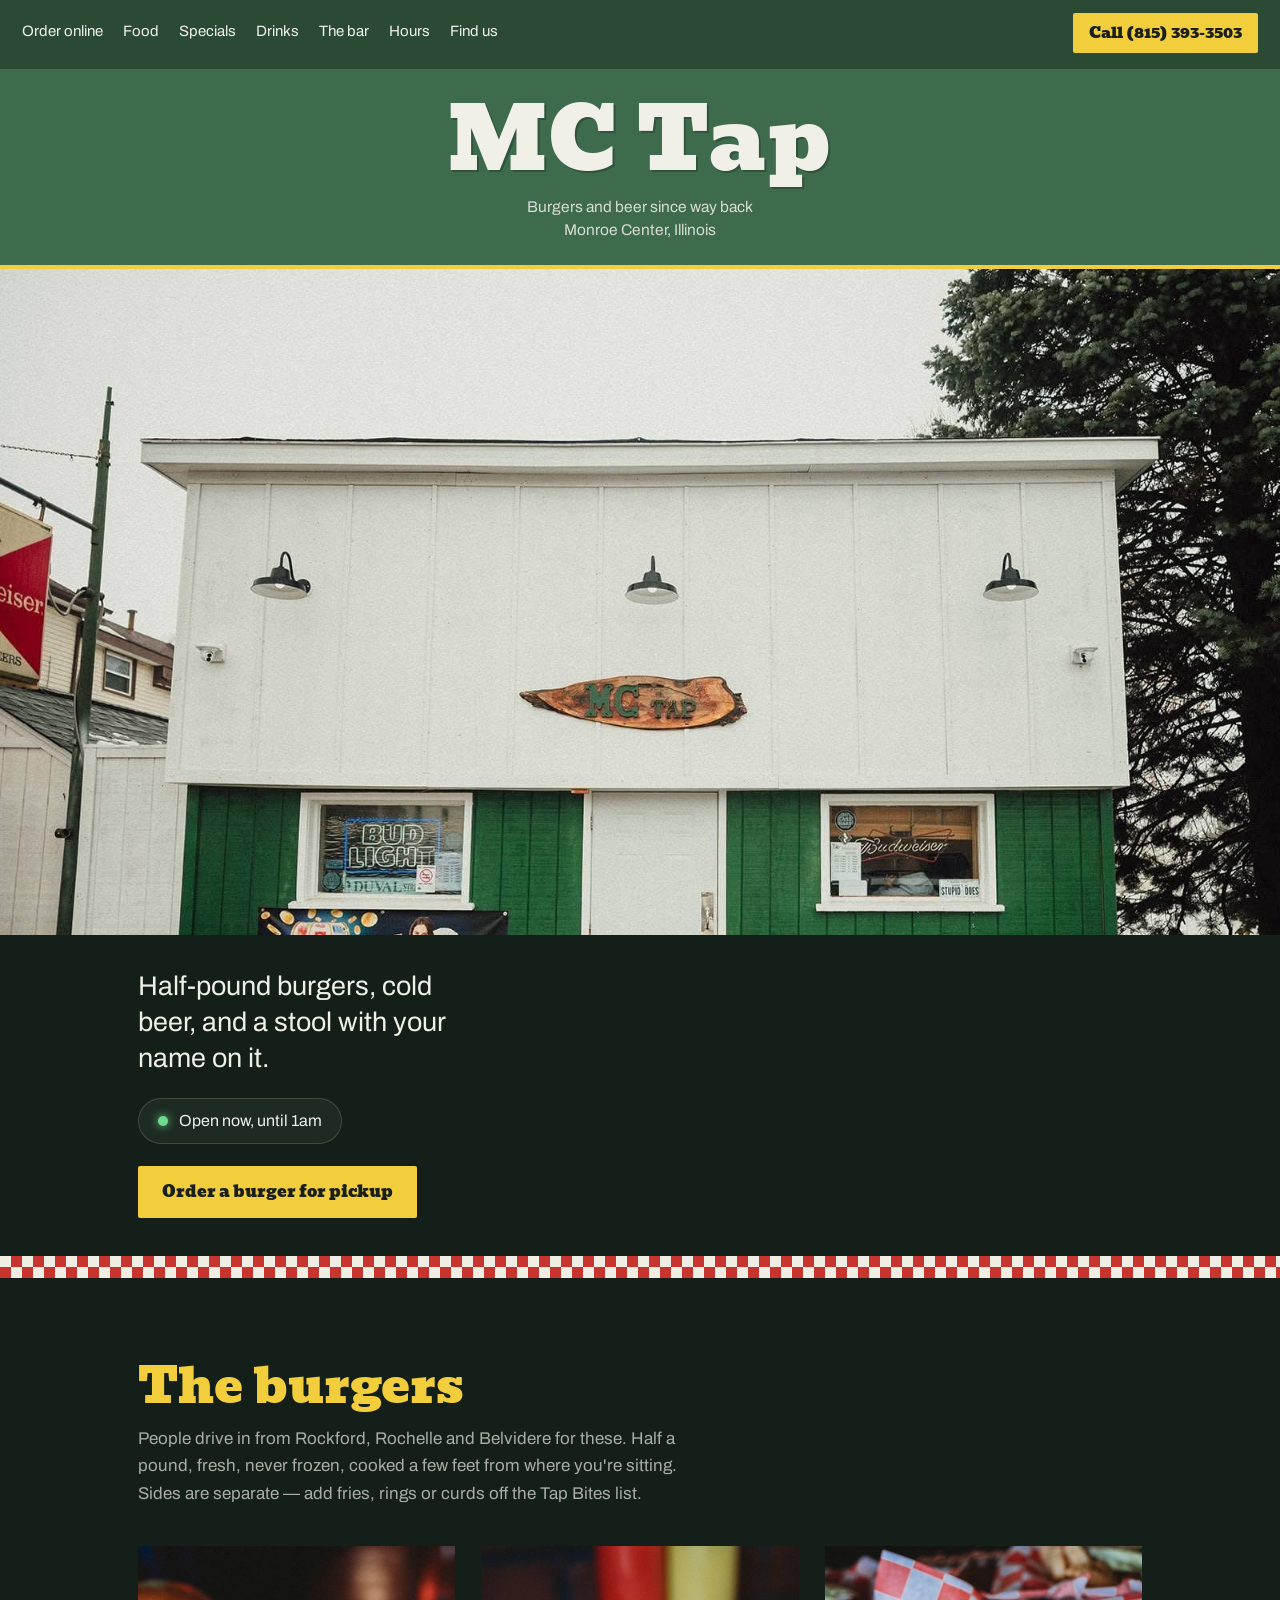
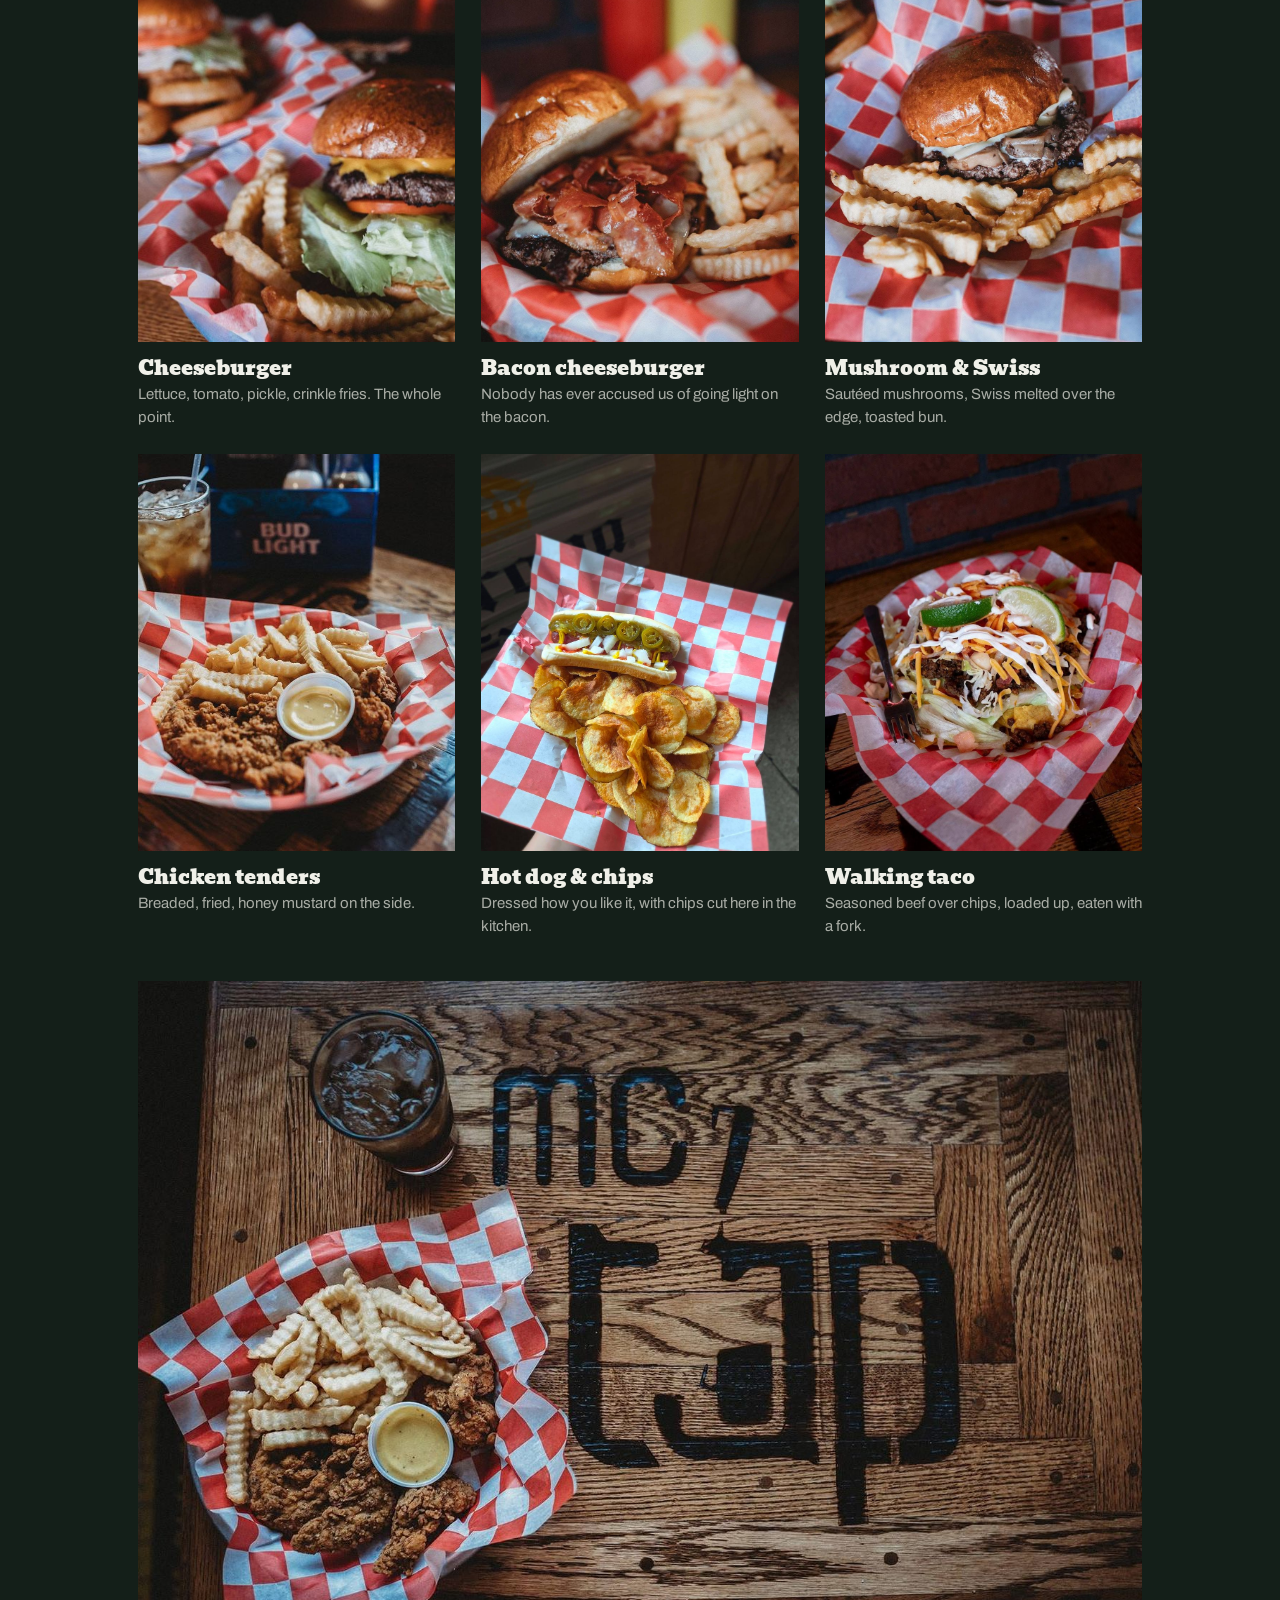
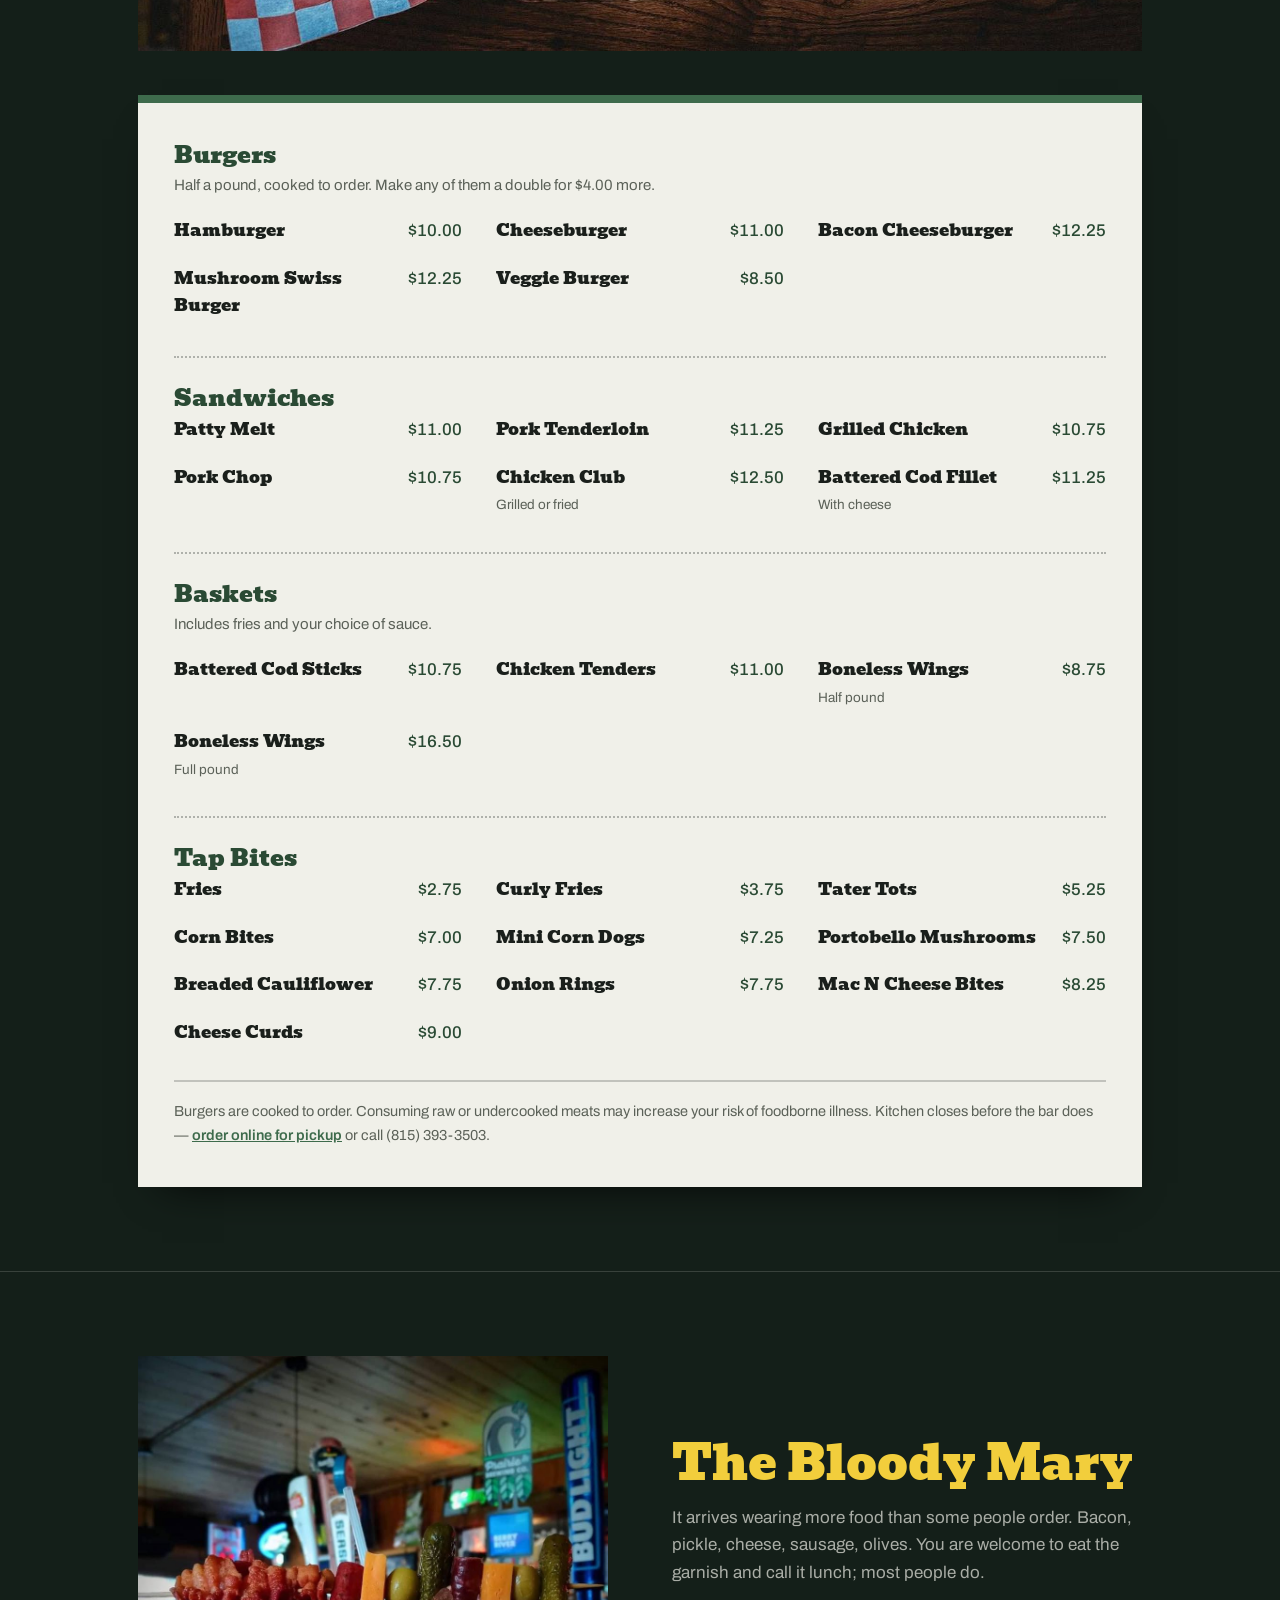
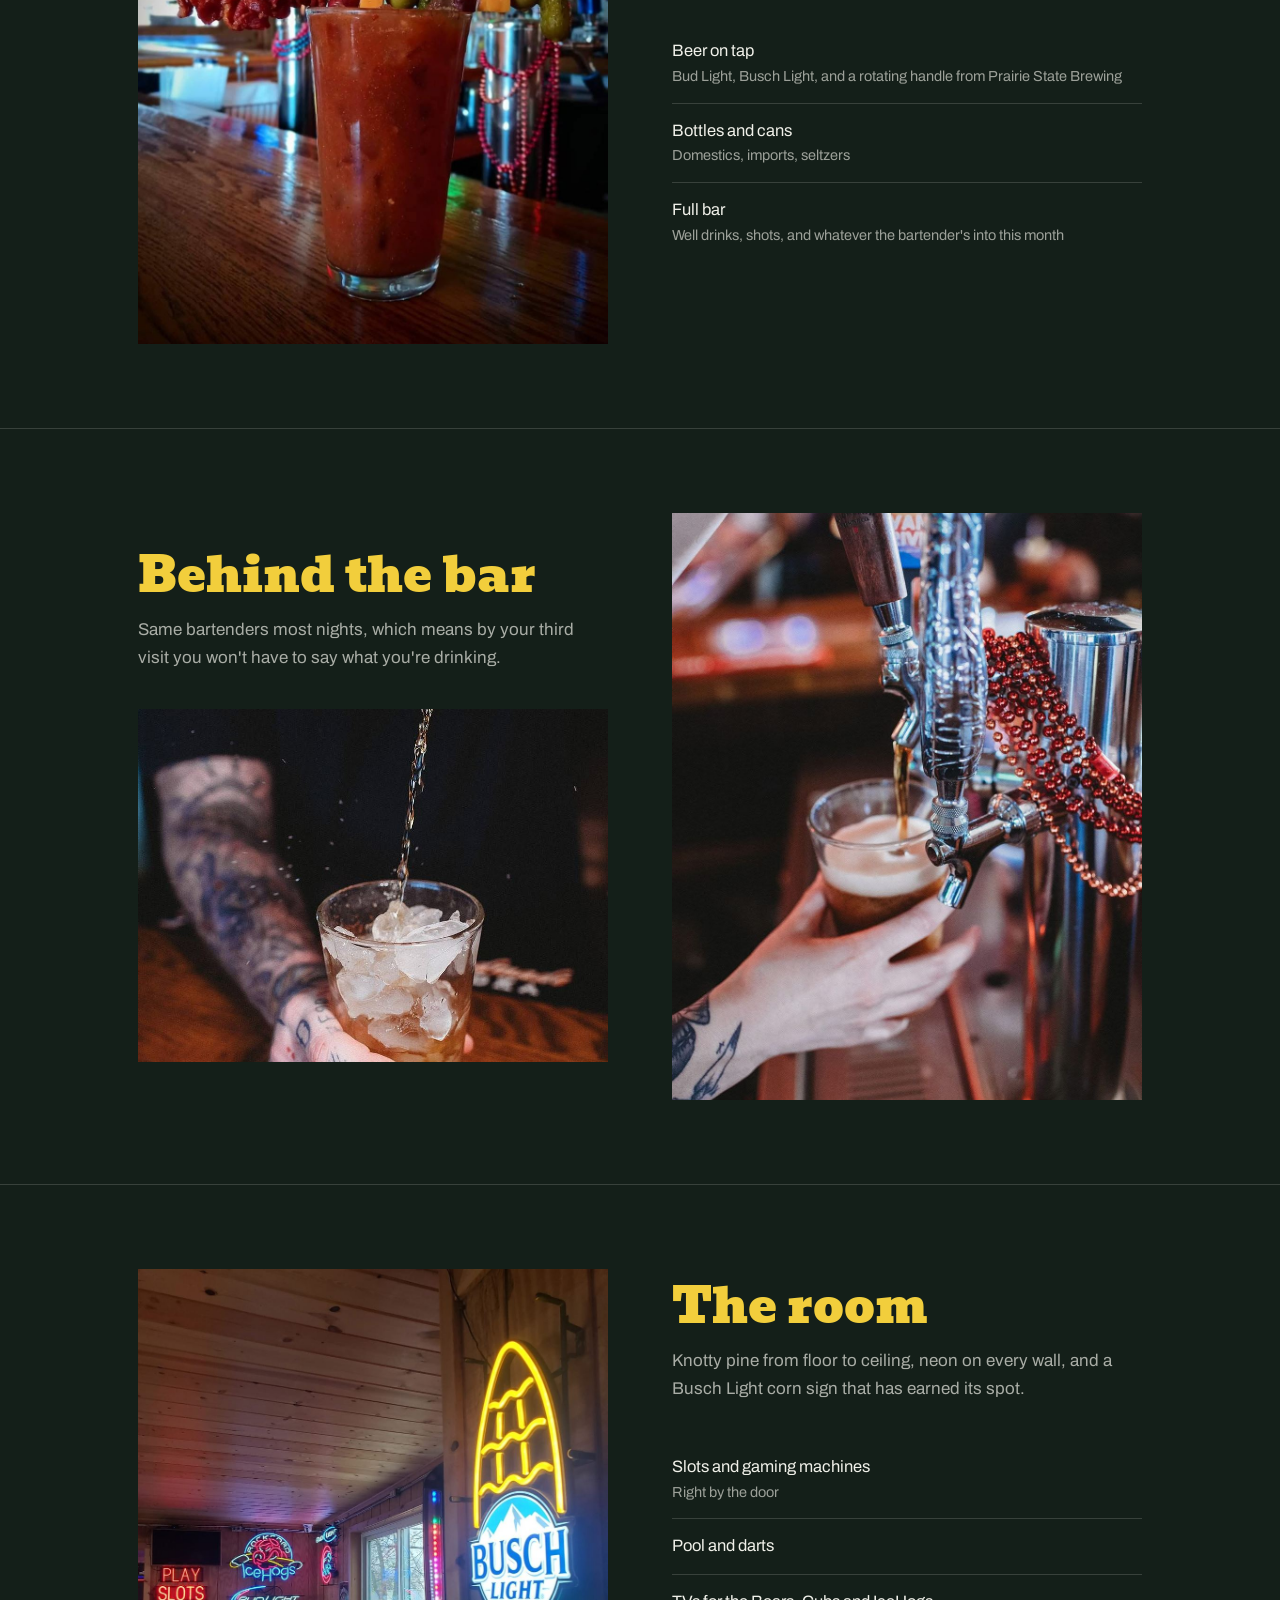
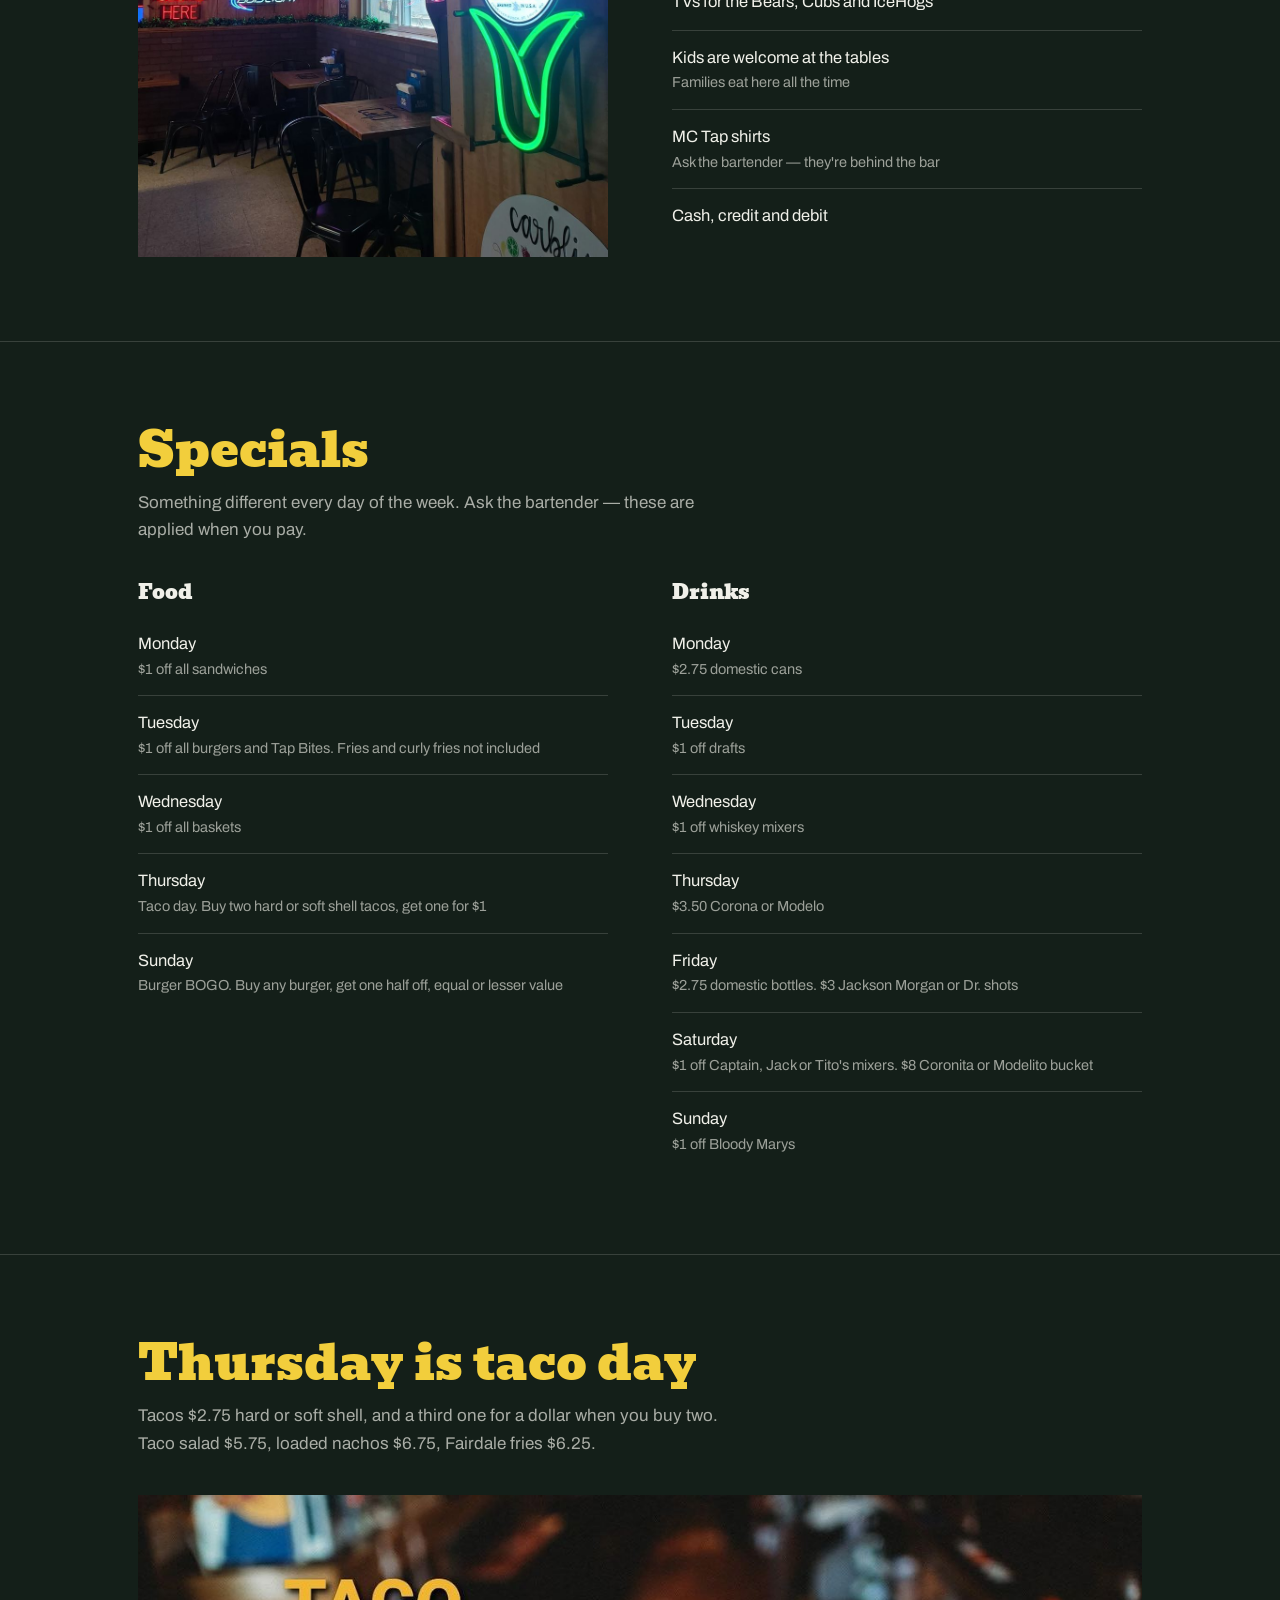
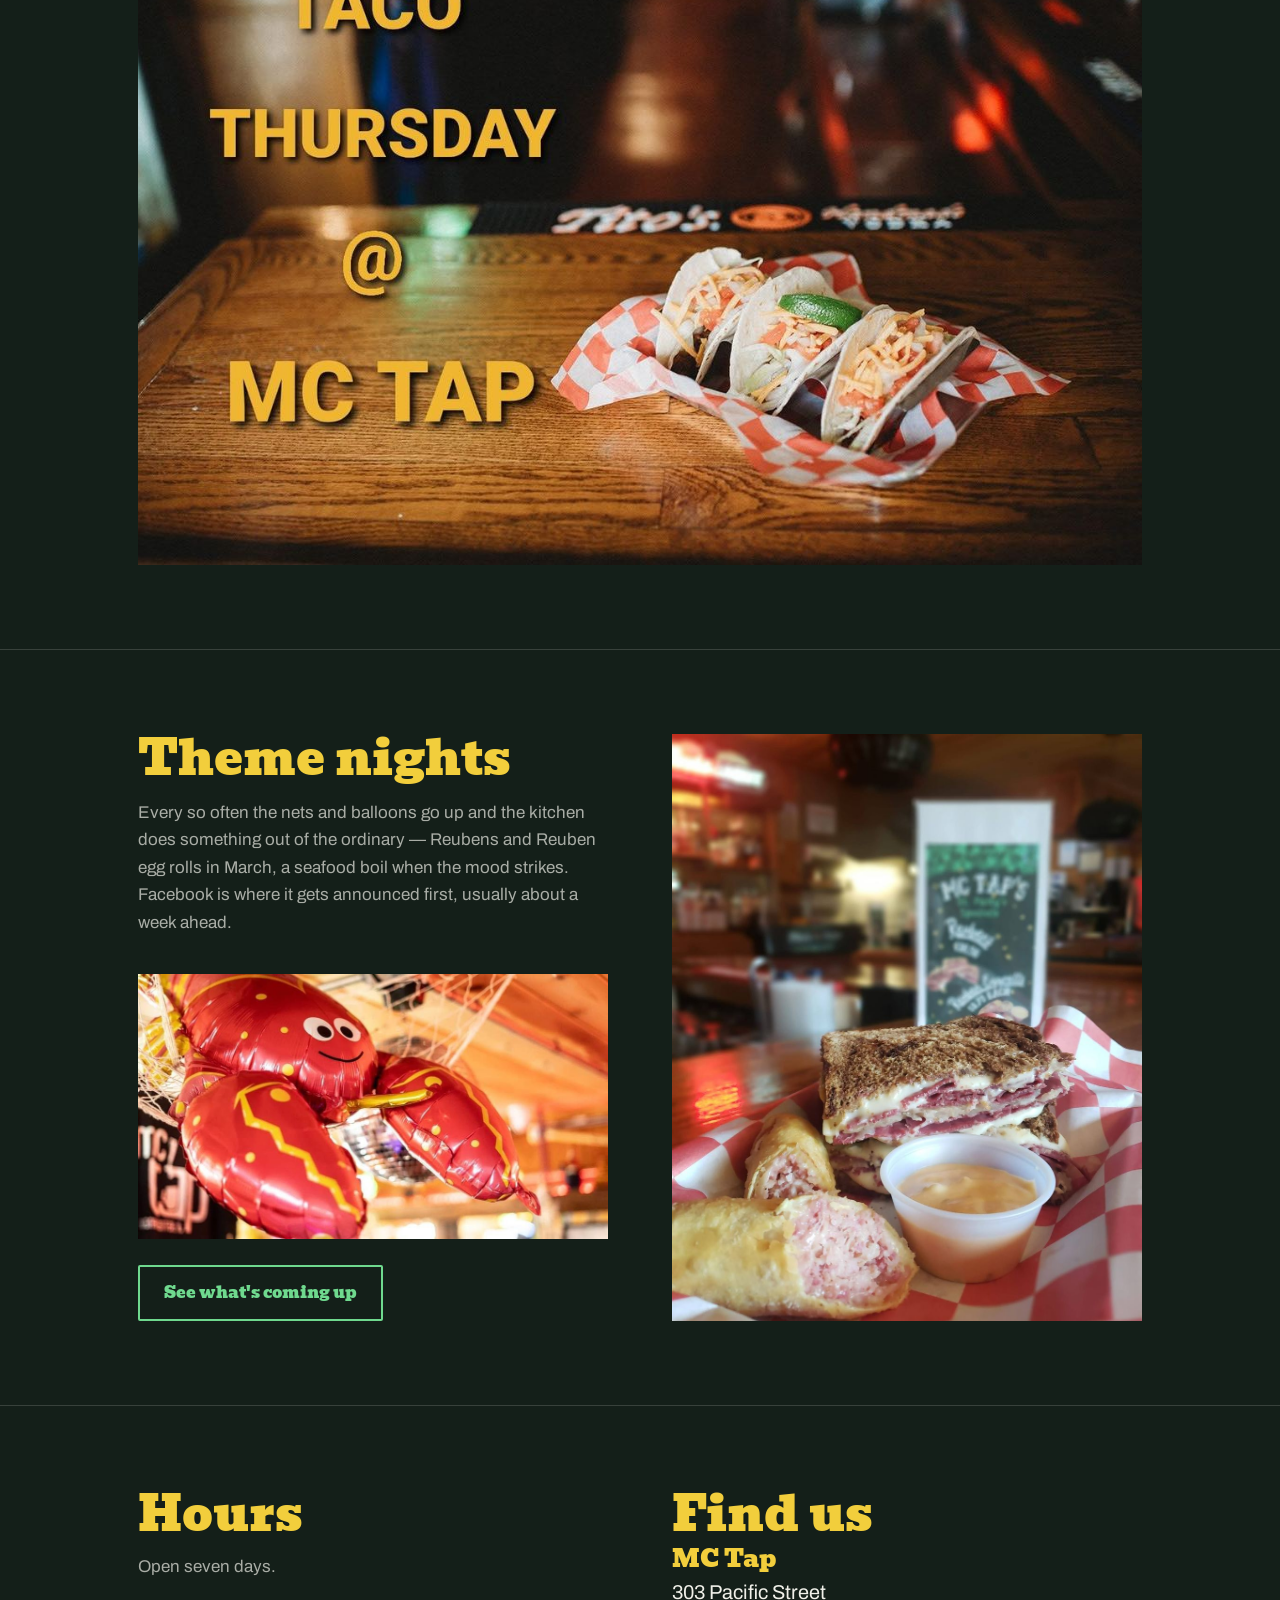
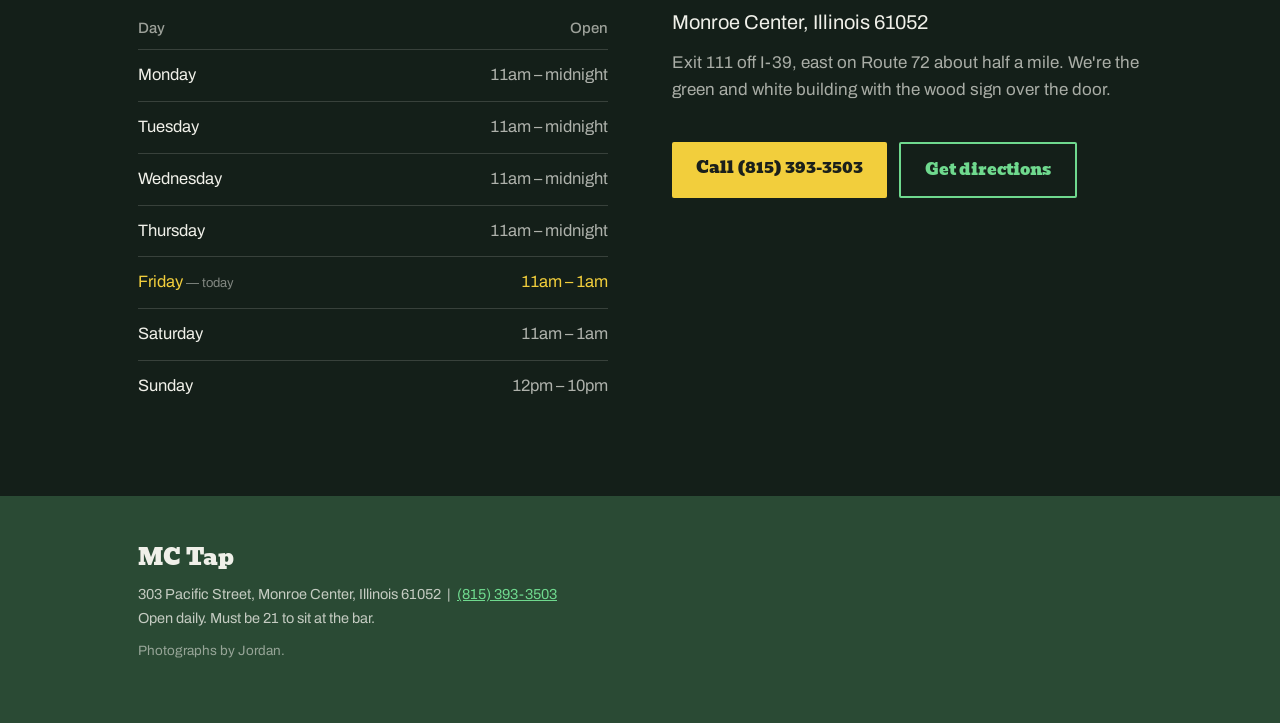
<file: index.html>
<!DOCTYPE html>
<html lang="en">
<head>
  <meta charset="utf-8">
  <meta name="viewport" content="width=device-width, initial-scale=1">
  <title>MC Tap — Burgers &amp; Beer in Monroe Center, Illinois</title>
  <meta name="description" content="MC Tap is a small-town tavern in Monroe Center, Illinois. Half-pound burgers, cold beer, loaded Bloody Marys, slots and pool. 303 Pacific St, just off I-39.">

  <!-- Replace https://mctapbar.com with the real domain once it's live. -->
  <meta property="og:type" content="business.business">
  <meta property="og:title" content="MC Tap — Monroe Center, Illinois">
  <meta property="og:description" content="Half-pound burgers, cold beer, and a stool with your name on it.">
  <meta property="og:image" content="https://mctapbar.com/images/bacon-burger.jpg">
  <meta property="og:url" content="https://mctapbar.com/">
  <meta name="twitter:card" content="summary_large_image">
  <meta name="theme-color" content="#2A4A34">
  <link rel="icon" href="images/favicon.svg" type="image/svg+xml">
  <link rel="canonical" href="https://mctapbar.com/">

  <link rel="preconnect" href="https://fonts.googleapis.com">
  <link rel="preconnect" href="https://fonts.gstatic.com" crossorigin>
  <link href="https://fonts.googleapis.com/css2?family=Bevan&family=Archivo:wght@400;500;600&display=swap" rel="stylesheet">
  <link rel="stylesheet" href="assets/css/styles.css">

  <script type="application/ld+json">
  {
    "@context": "https://schema.org",
    "@type": "BarOrPub",
    "name": "MC Tap",
    "description": "Small-town tavern in Monroe Center, Illinois, known for half-pound burgers, cold beer and loaded Bloody Marys.",
    "url": "https://mctapbar.com/",
    "telephone": "+1-815-393-3503",
    "priceRange": "$",
    "sameAs": ["https://www.facebook.com/mc.tap.5"],
    "servesCuisine": ["Burgers", "American", "Bar food"],
    "image": "https://mctapbar.com/images/frontage.jpg",
    "address": {
      "@type": "PostalAddress",
      "streetAddress": "303 Pacific Street",
      "addressLocality": "Monroe Center",
      "addressRegion": "IL",
      "postalCode": "61052",
      "addressCountry": "US"
    },
    "openingHoursSpecification": [
      { "@type": "OpeningHoursSpecification", "dayOfWeek": ["Monday","Tuesday","Wednesday","Thursday"], "opens": "11:00", "closes": "23:59" },
      { "@type": "OpeningHoursSpecification", "dayOfWeek": ["Friday","Saturday"], "opens": "11:00", "closes": "01:00" },
      { "@type": "OpeningHoursSpecification", "dayOfWeek": "Sunday", "opens": "12:00", "closes": "22:00" }
    ],
    "amenityFeature": [
      { "@type": "LocationFeatureSpecification", "name": "Takeaway", "value": true },
      { "@type": "LocationFeatureSpecification", "name": "Wheelchair accessible", "value": true },
      { "@type": "LocationFeatureSpecification", "name": "Free parking", "value": true }
    ]
  }
  </script>
</head>
<body>
  <a class="skip" href="#main">Skip to content</a>

  <header class="masthead">
    <nav aria-label="Main">
      <a href="order.html">Order online</a>
      <a href="#food">Food</a>
      <a href="#specials">Specials</a>
      <a href="#drinks">Drinks</a>
      <a href="#bar">The bar</a>
      <a href="#hours">Hours</a>
      <a href="#find">Find us</a>
    </nav>
    <a class="callnow" href="tel:+18153933503">Call (815)&nbsp;393-3503</a>
  </header>

  <!-- Notice banner: shows when "Notice banner" on the sheet's Words tab has text. -->
  <div class="sheet-notice" data-sheet="notice" role="status" hidden></div>

  <div class="nameplate">
    <h1>MC Tap</h1>
    <p>Burgers and beer since way back<br>Monroe Center, Illinois</p>
  </div>

  <figure class="frontage">
    <img src="images/frontage.jpg" width="1600" height="1064"
         alt="The MC Tap building on Pacific Street: white board-and-batten above, green below, with a carved wood sign over the door">
  </figure>

  <div class="welcome">
    <div class="wrap">
      <p class="tag" data-text="Tagline">Half-pound burgers, cold beer, and a stool with your name on it.</p>
      <div class="status">
        <span class="dot" id="dot" aria-hidden="true"></span>
        <span id="statusText">Checking today's hours…</span>
      </div>
      <div class="btnrow">
        <a class="btn solid" href="order.html">Order a burger for pickup</a>
      </div>
    </div>
  </div>

  <div class="checkband" aria-hidden="true"></div>

  <main id="main">

    <section id="food">
      <div class="wrap">
        <h2 class="sec-head">The burgers</h2>
        <p class="sec-note" data-text="Burgers intro">People drive in from Rockford, Rochelle and Belvidere for these. Half a pound, fresh, never frozen, cooked a few feet from where you're sitting. Sides are separate — add fries, rings or curds off the Tap Bites list.</p>

        <div class="plates">
          <div class="plate">
            <figure><img src="images/classic-burger.jpg" width="1200" height="799" loading="lazy" alt="Cheeseburger with lettuce, tomato and pickle in a checkered basket with crinkle fries"></figure>
            <h3>Cheeseburger</h3>
            <p>Lettuce, tomato, pickle, crinkle fries. The whole point.</p>
          </div>
          <div class="plate">
            <figure><img src="images/bacon-burger.jpg" width="900" height="1352" loading="lazy" alt="Bacon cheeseburger piled with bacon in a checkered basket with crinkle fries"></figure>
            <h3>Bacon cheeseburger</h3>
            <p>Nobody has ever accused us of going light on the bacon.</p>
          </div>
          <div class="plate">
            <figure><img src="images/mushroom-swiss.jpg" width="900" height="1352" loading="lazy" alt="Mushroom and Swiss burger on a brioche bun with crinkle fries"></figure>
            <h3>Mushroom &amp; Swiss</h3>
            <p>Sautéed mushrooms, Swiss melted over the edge, toasted bun.</p>
          </div>
          <div class="plate">
            <figure><img src="images/chicken-tenders.jpg" width="1000" height="666" loading="lazy" alt="Basket of breaded chicken tenders with crinkle fries and honey mustard"></figure>
            <h3>Chicken tenders</h3>
            <p>Breaded, fried, honey mustard on the side.</p>
          </div>
          <div class="plate">
            <figure><img src="images/hot-dog.jpg" width="1000" height="1333" loading="lazy" alt="Hot dog with jalapeños, relish, onion and mustard, with house-made potato chips"></figure>
            <h3>Hot dog &amp; chips</h3>
            <p>Dressed how you like it, with chips cut here in the kitchen.</p>
          </div>
          <div class="plate">
            <figure><img src="images/walking-taco.jpg" width="900" height="1352" loading="lazy" alt="Walking taco loaded with seasoned beef, lettuce, cheese, sour cream and lime"></figure>
            <h3>Walking taco</h3>
            <p>Seasoned beef over chips, loaded up, eaten with a fork.</p>
          </div>
        </div>

        <figure class="banner wide" style="margin-top:44px">
          <img src="images/logo-table.jpg" width="1400" height="933" loading="lazy"
               alt="A basket of chicken tenders and crinkle fries on a table with the MC Tap logo burned into the wood">
        </figure>

        <!-- The .group blocks below are the backup menu. When the Google Sheet
             loads, assets/js/sheet.js replaces them with the Menu tab. -->
        <div class="board" data-sheet="menu">
          <div class="group">
            <h3>Burgers</h3>
            <p>Half a pound, cooked to order. Make any of them a double for $4.00 more.</p>
            <ul class="items priced">
              <li><strong>Hamburger</strong><b>$10.00</b></li>
              <li><strong>Cheeseburger</strong><b>$11.00</b></li>
              <li><strong>Bacon Cheeseburger</strong><b>$12.25</b></li>
              <li><strong>Mushroom Swiss Burger</strong><b>$12.25</b></li>
              <li><strong>Veggie Burger</strong><b>$8.50</b></li>
            </ul>
          </div>
          <div class="group">
            <h3>Sandwiches</h3>
            <ul class="items priced">
              <li><strong>Patty Melt</strong><b>$11.00</b></li>
              <li><strong>Pork Tenderloin</strong><b>$11.25</b></li>
              <li><strong>Grilled Chicken</strong><b>$10.75</b></li>
              <li><strong>Pork Chop</strong><b>$10.75</b></li>
              <li><strong>Chicken Club</strong><span>Grilled or fried</span><b>$12.50</b></li>
              <li><strong>Battered Cod Fillet</strong><span>With cheese</span><b>$11.25</b></li>
            </ul>
          </div>
          <div class="group">
            <h3>Baskets</h3>
            <p>Includes fries and your choice of sauce.</p>
            <ul class="items priced">
              <li><strong>Battered Cod Sticks</strong><b>$10.75</b></li>
              <li><strong>Chicken Tenders</strong><b>$11.00</b></li>
              <li><strong>Boneless Wings</strong><span>Half pound</span><b>$8.75</b></li>
              <li><strong>Boneless Wings</strong><span>Full pound</span><b>$16.50</b></li>
            </ul>
          </div>
          <div class="group">
            <h3>Tap Bites</h3>
            <ul class="items priced">
              <li><strong>Fries</strong><b>$2.75</b></li>
              <li><strong>Curly Fries</strong><b>$3.75</b></li>
              <li><strong>Tater Tots</strong><b>$5.25</b></li>
              <li><strong>Corn Bites</strong><b>$7.00</b></li>
              <li><strong>Mini Corn Dogs</strong><b>$7.25</b></li>
              <li><strong>Portobello Mushrooms</strong><b>$7.50</b></li>
              <li><strong>Breaded Cauliflower</strong><b>$7.75</b></li>
              <li><strong>Onion Rings</strong><b>$7.75</b></li>
              <li><strong>Mac N Cheese Bites</strong><b>$8.25</b></li>
              <li><strong>Cheese Curds</strong><b>$9.00</b></li>
            </ul>
          </div>
          <footer>Burgers are cooked to order. Consuming raw or undercooked meats may increase your risk of foodborne illness. Kitchen closes before the bar does — <a href="order.html">order online for pickup</a> or call (815) 393-3503.</footer>
        </div>
      </div>
    </section>

    <section id="drinks">
      <div class="wrap split">
        <div class="art"><img src="images/bloody-mary.jpg" width="1000" height="1328" loading="lazy" alt="A Bloody Mary on the bar with a skewer of bacon, pickles, cheese, sausage and olives across the top"></div>
        <div>
          <h2 class="sec-head">The Bloody Mary</h2>
          <p class="sec-note" data-text="Bloody Mary">It arrives wearing more food than some people order. Bacon, pickle, cheese, sausage, olives. You are welcome to eat the garnish and call it lunch; most people do.</p>
          <ul class="stack">
            <li>Beer on tap <em data-text="Beer on tap">Bud Light, Busch Light, and a rotating handle from Prairie State Brewing</em></li>
            <li>Bottles and cans <em data-text="Bottles and cans">Domestics, imports, seltzers</em></li>
            <li>Full bar <em data-text="Full bar">Well drinks, shots, and whatever the bartender's into this month</em></li>
          </ul>
        </div>
      </div>
    </section>

    <section>
      <div class="wrap split flip">
        <div class="art"><img src="images/tap-pour.jpg" width="1000" height="1502" loading="lazy" alt="A beer being poured from the tap into a glass"></div>
        <div>
          <h2 class="sec-head">Behind the bar</h2>
          <p class="sec-note" data-text="Behind the bar">Same bartenders most nights, which means by your third visit you won't have to say what you're drinking.</p>
          <div class="art wide"><img src="images/cocktail.jpg" width="900" height="1352" loading="lazy" alt="A cocktail being poured over crushed ice on the bar top"></div>
        </div>
      </div>
    </section>

    <section id="bar">
      <div class="wrap split">
        <div class="art"><img src="images/interior.jpg" width="1000" height="1333" loading="lazy" alt="Inside MC Tap: pine walls and ceiling, neon beer signs, gaming machines and tables"></div>
        <div>
          <h2 class="sec-head">The room</h2>
          <p class="sec-note" data-text="The room">Knotty pine from floor to ceiling, neon on every wall, and a Busch Light corn sign that has earned its spot.</p>
          <ul class="stack">
            <li>Slots and gaming machines <em>Right by the door</em></li>
            <li>Pool and darts</li>
            <li>TVs for the Bears, Cubs and IceHogs</li>
            <li>Kids are welcome at the tables <em>Families eat here all the time</em></li>
            <li>MC Tap shirts <em>Ask the bartender — they're behind the bar</em></li>
            <li>Cash, credit and debit</li>
          </ul>
        </div>
      </div>
    </section>

    <section id="specials">
      <div class="wrap">
        <h2 class="sec-head">Specials</h2>
        <p class="sec-note" data-text="Specials intro">Something different every day of the week. Ask the bartender — these are applied when you pay.</p>
        <div class="cols">
          <div>
            <h3 class="sub-head">Food</h3>
            <ul class="stack" data-sheet="specials-food">
              <li>Monday <em>$1 off all sandwiches</em></li>
              <li>Tuesday <em>$1 off all burgers and Tap Bites. Fries and curly fries not included</em></li>
              <li>Wednesday <em>$1 off all baskets</em></li>
              <li>Thursday <em>Taco day. Buy two hard or soft shell tacos, get one for $1</em></li>
              <li>Sunday <em>Burger BOGO. Buy any burger, get one half off, equal or lesser value</em></li>
            </ul>
          </div>
          <div>
            <h3 class="sub-head">Drinks</h3>
            <ul class="stack" data-sheet="specials-drinks">
              <li>Monday <em>$2.75 domestic cans</em></li>
              <li>Tuesday <em>$1 off drafts</em></li>
              <li>Wednesday <em>$1 off whiskey mixers</em></li>
              <li>Thursday <em>$3.50 Corona or Modelo</em></li>
              <li>Friday <em>$2.75 domestic bottles. $3 Jackson Morgan or Dr. shots</em></li>
              <li>Saturday <em>$1 off Captain, Jack or Tito's mixers. $8 Coronita or Modelito bucket</em></li>
              <li>Sunday <em>$1 off Bloody Marys</em></li>
            </ul>
          </div>
        </div>
      </div>
    </section>

    <section id="thursday">
      <div class="wrap">
        <h2 class="sec-head">Thursday is taco day</h2>
        <p class="sec-note" data-text="Taco Thursday">Tacos $2.75 hard or soft shell, and a third one for a dollar when you buy two. Taco salad $5.75, loaded nachos $6.75, Fairdale fries $6.25.</p>
        <figure class="banner">
          <img src="images/taco-thursday.jpg" width="1200" height="798" loading="lazy" alt="Taco Thursday at MC Tap — three street tacos with cheese, lettuce, tomato and lime in a checkered basket">
        </figure>
      </div>
    </section>

    <section id="events">
      <div class="wrap split flip">
        <div class="art"><img src="images/reuben.jpg" width="1000" height="1333" loading="lazy" alt="A Reuben on marble rye with Reuben egg rolls and dipping sauce, in front of a St. Patrick's Day specials board"></div>
        <div>
          <h2 class="sec-head">Theme nights</h2>
          <p class="sec-note" data-text="Theme nights">Every so often the nets and balloons go up and the kitchen does something out of the ordinary — Reubens and Reuben egg rolls in March, a seafood boil when the mood strikes. Facebook is where it gets announced first, usually about a week ahead.</p>
          <figure class="banner small"><img src="images/theme-night.jpg" width="1000" height="667" loading="lazy" alt="A lobster balloon and fishing net hung from the ceiling for a seafood night"></figure>
          <div class="btnrow">
            <a class="btn ghost" href="https://www.facebook.com/mc.tap.5">See what's coming up</a>
          </div>
        </div>
      </div>
    </section>

    <section id="hours">
      <div class="wrap cols">
        <div>
          <h2 class="sec-head">Hours</h2>
          <p class="sec-note" data-text="Hours note">Open seven days.</p>
          <table class="hours">
            <caption class="sr-only">Opening hours by day</caption>
            <thead><tr><th scope="col">Day</th><th scope="col" class="right">Open</th></tr></thead>
            <tbody id="hoursBody"></tbody>
          </table>
        </div>
        <div id="find">
          <h2 class="sec-head">Find us</h2>
          <p class="addr"><strong>MC Tap</strong>303 Pacific Street<br>Monroe Center, Illinois 61052</p>
          <p class="sec-note" data-text="Directions">Exit 111 off I-39, east on Route 72 about half a mile. We're the green and white building with the wood sign over the door.</p>
          <div class="btnrow">
            <a class="btn solid" href="tel:+18153933503">Call (815) 393-3503</a>
            <a class="btn ghost" href="https://maps.google.com/?q=303+Pacific+St,+Monroe+Center,+IL+61052">Get directions</a>
          </div>
        </div>
      </div>
    </section>

  </main>

  <footer class="site">
    <div class="wrap">
      <span class="fbrand">MC Tap</span>
      303 Pacific Street, Monroe Center, Illinois 61052 &nbsp;|&nbsp; <a href="tel:+18153933503">(815) 393-3503</a><br>
      Open daily. Must be 21 to sit at the bar.<br>
      <!-- TODO: add Jordan's surname once confirmed -->
      <span class="credit">Photographs by Jordan.</span>
    </div>
  </footer>

  <script src="assets/js/hours.js" defer></script>
  <script src="assets/js/sheet.js" defer></script>
</body>
</html>
</file>
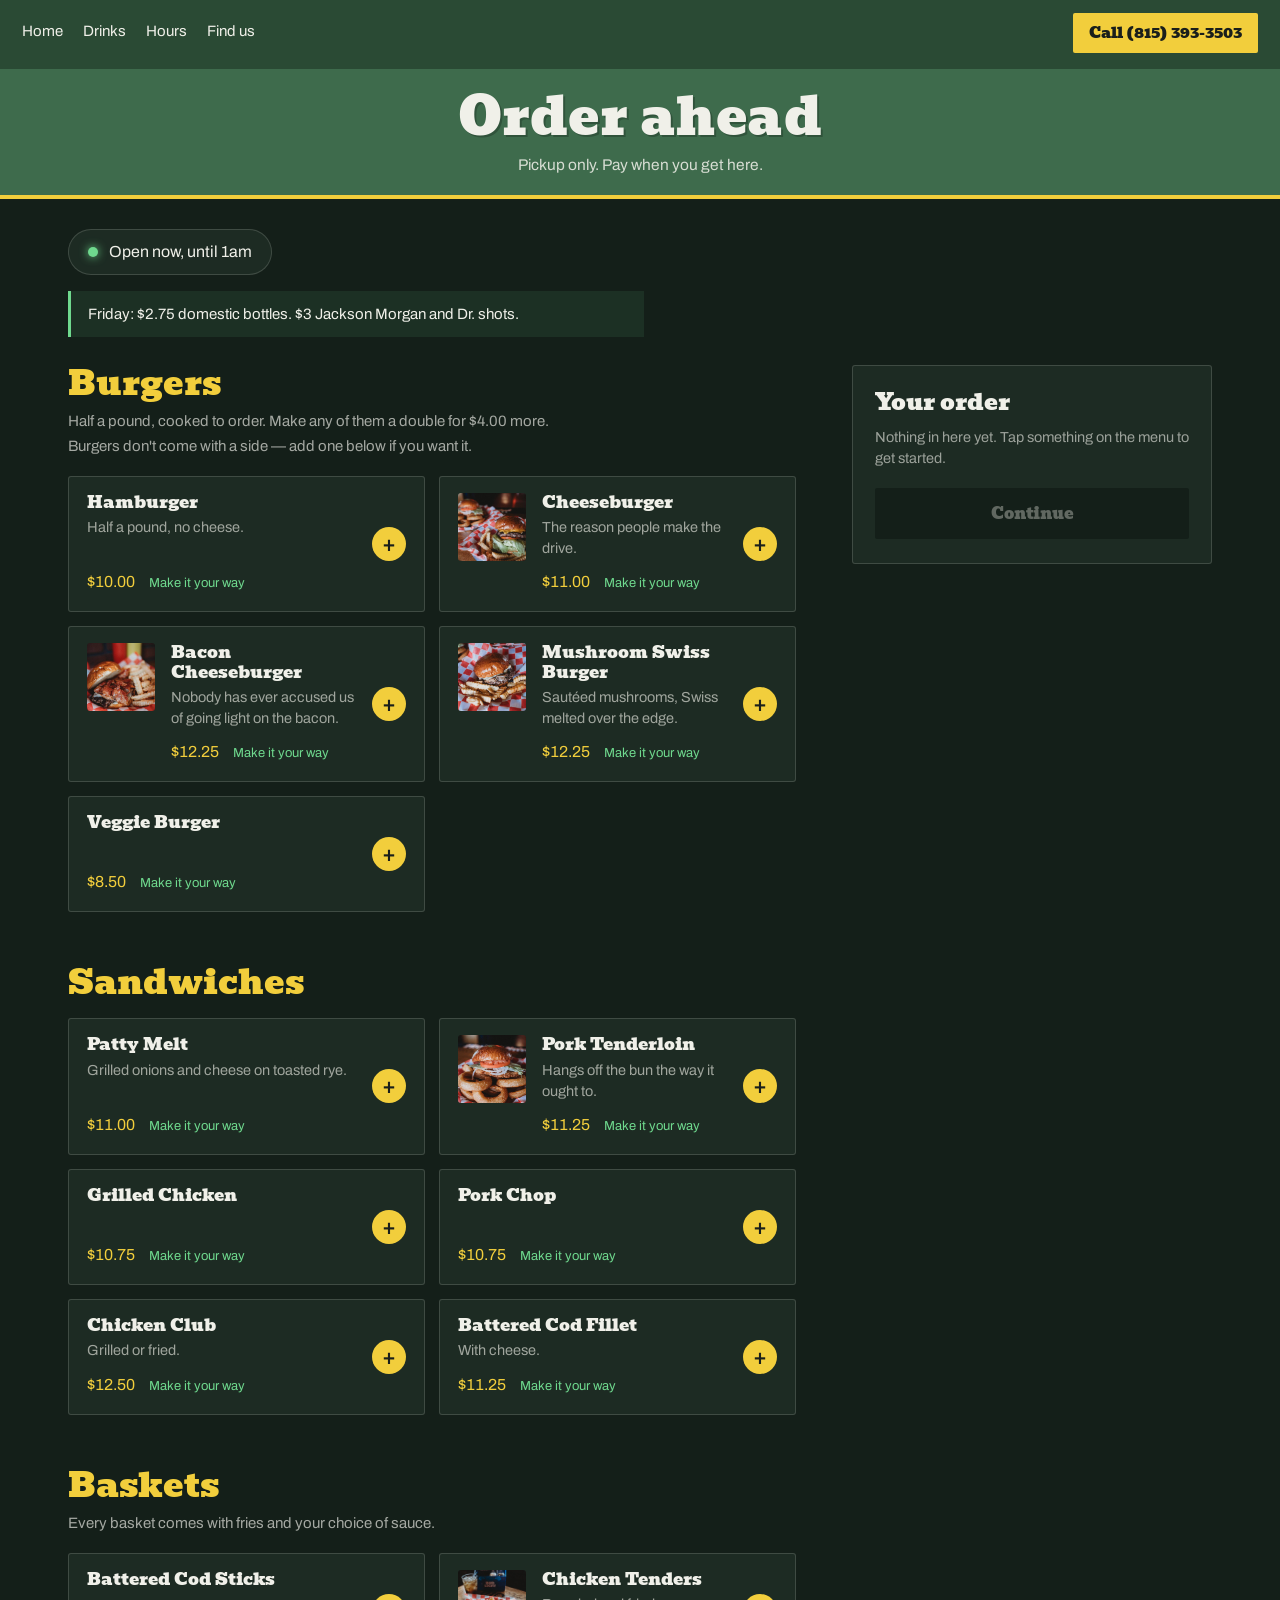
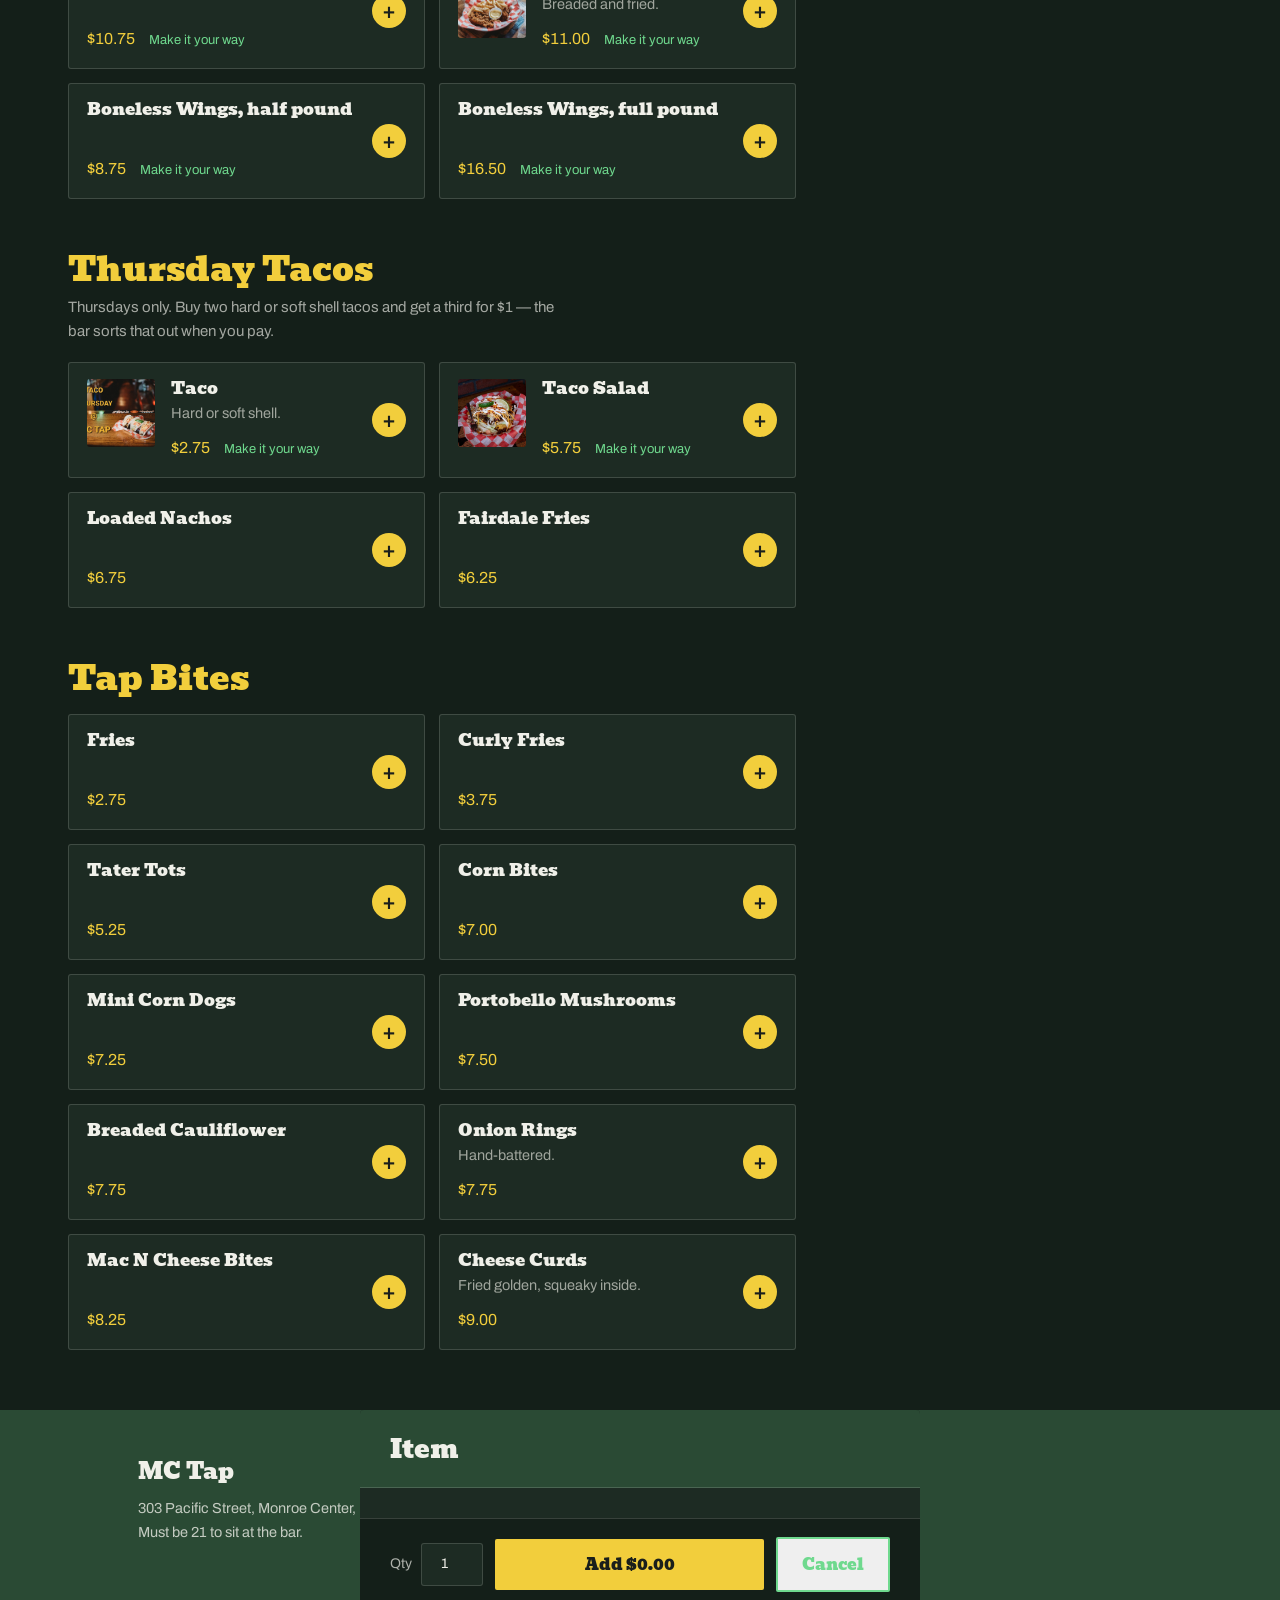
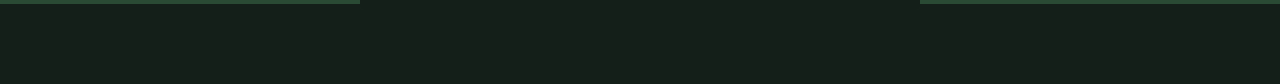
<file: order.html>
<!DOCTYPE html>
<html lang="en">
<head>
  <meta charset="utf-8">
  <meta name="viewport" content="width=device-width, initial-scale=1">
  <title>Order online — MC Tap, Monroe Center, Illinois</title>
  <meta name="description" content="Order a burger for pickup from MC Tap in Monroe Center, Illinois. Make substitutions, pick a time, pay when you get here.">
  <meta name="robots" content="index, follow">
  <meta name="theme-color" content="#2A4A34">
  <link rel="icon" href="images/favicon.svg" type="image/svg+xml">

  <link rel="preconnect" href="https://fonts.googleapis.com">
  <link rel="preconnect" href="https://fonts.gstatic.com" crossorigin>
  <link href="https://fonts.googleapis.com/css2?family=Bevan&family=Archivo:wght@400;500;600&display=swap" rel="stylesheet">
  <link rel="stylesheet" href="assets/css/styles.css">
  <link rel="stylesheet" href="assets/css/order.css">
</head>
<body class="page-order">
  <a class="skip" href="#main">Skip to content</a>

  <header class="masthead">
    <nav aria-label="Main">
      <a href="index.html">Home</a>
      <a href="index.html#drinks">Drinks</a>
      <a href="index.html#hours">Hours</a>
      <a href="index.html#find">Find us</a>
    </nav>
    <a class="callnow" href="tel:+18153933503">Call (815)&nbsp;393-3503</a>
  </header>

  <!-- Notice banner: shows when "Notice banner" on the sheet's Words tab has text. -->
  <div class="sheet-notice" data-sheet="notice" role="status" hidden></div>

  <div class="nameplate nameplate-sm">
    <h1>Order ahead</h1>
    <p>Pickup only. Pay when you get here.</p>
  </div>

  <p id="priceWarning" class="price-warning" hidden>
    <strong>Not live yet.</strong> The prices on this page are placeholders. Replace them in
    <code>assets/js/menu.js</code> and set <code>pricesConfirmed: true</code> to clear this message.
  </p>

  <div class="order-status">
    <div class="wrap">
      <div class="status">
        <span class="dot" id="dot" aria-hidden="true"></span>
        <span id="statusText">Checking today's hours…</span>
      </div>
      <p id="orderNotice" class="order-notice" role="status" hidden></p>
      <p id="todaySpecial" class="today-special" hidden></p>
    </div>
  </div>

  <!-- data-sheet-use: sheet.js loads these tabs for order.js to use -->
  <main id="main" data-sheet-use="menu specials words">

    <!-- ============================ STEP 1: build the order ==================== -->
    <div id="orderStep">
      <div class="wrap order-layout">
        <div class="order-menu">
          <div id="menuRoot"></div>
          <noscript>
            <p class="order-notice">Online ordering needs JavaScript. Call (815) 393-3503 and we'll take your order over the phone.</p>
          </noscript>
        </div>

        <aside class="cart" id="cartPanel" aria-label="Your order">
          <div class="cart-inner">
            <h2>Your order</h2>
            <p id="cartEmpty" class="cart-empty">Nothing in here yet. Tap something on the menu to get started.</p>
            <ul id="cartLines" class="cart-lines"></ul>
            <div id="cartTotals" class="cart-totals" hidden>
              <div class="row"><span>Subtotal</span><span id="cartSubtotal">$0.00</span></div>
              <div class="row muted" id="taxRow" hidden><span>Tax</span><span id="cartTax">$0.00</span></div>
              <div class="row muted" id="taxNote"><span>Tax</span><span>added at the bar</span></div>
              <div class="row total"><span>Total</span><span id="cartTotal">$0.00</span></div>
              <p class="cart-fineprint">You pay at the bar when you pick up. Nothing is charged here.</p>
            </div>
            <button type="button" id="toCheckout" class="btn solid full" disabled>Continue</button>
          </div>
        </aside>
      </div>
    </div>

    <!-- ============================ STEP 2: who and when ====================== -->
    <div id="checkoutStep" hidden>
      <div class="wrap narrow">
        <button type="button" id="backToMenu" class="linkback">Back to the menu</button>
        <h2 class="sec-head">Almost done</h2>
        <p class="sec-note">We need a name to shout and a number to call if something's off.</p>

        <form id="checkoutForm" class="checkout-form" novalidate>
          <label for="custName">Name</label>
          <input type="text" id="custName" name="name" autocomplete="name" required maxlength="60">

          <label for="custPhone">Phone number</label>
          <input type="tel" id="custPhone" name="phone" autocomplete="tel" required maxlength="20" placeholder="815-555-0100">

          <label for="pickupTime">Pickup time</label>
          <select id="pickupTime" name="pickup"></select>

          <label for="orderNote">Anything else?</label>
          <textarea id="orderNote" name="note" rows="3" maxlength="300" placeholder="Running late, paying cash, extra ranch — whatever it is"></textarea>

          <p class="send-status" id="sendStatus" role="status"></p>
          <button type="submit" id="placeOrder" class="btn solid full">Place order</button>
          <p class="cart-fineprint">No payment is taken on this page. You pay at the bar.</p>
        </form>
      </div>
    </div>

    <!-- ============================ STEP 3: confirmation ====================== -->
    <div id="doneStep" hidden>
      <div class="wrap narrow">
        <h2 class="sec-head" id="doneHeadline">Order sent</h2>
        <p class="sec-note" id="doneBlurb"></p>

        <div id="handoff" class="handoff">
          <div class="btnrow">
            <a class="btn solid" id="sendText" href="#" hidden>Send by text</a>
            <a class="btn ghost" id="sendEmail" href="#" hidden>Send by email</a>
            <button type="button" class="btn solid" id="copyTicket">Copy order</button>
            <a class="btn ghost" id="callItIn" href="tel:+18153933503">Call it in</a>
          </div>
        </div>

        <pre class="ticket" id="ticket"></pre>

        <div class="btnrow">
          <a class="btn ghost" href="order.html">Start another order</a>
          <a class="btn ghost" href="index.html">Back to the site</a>
        </div>
      </div>
    </div>

  </main>

  <!-- sticky bar on phones so the cart is always one tap away -->
  <div class="cart-bar" id="cartBar" hidden>
    <button type="button" id="cartBarBtn">
      <span id="cartBarCount">0 items</span>
      <span id="cartBarTotal">$0.00</span>
    </button>
  </div>

  <!-- item customization -->
  <dialog id="itemDialog" class="item-dialog" aria-labelledby="itemDialogTitle">
    <div class="item-dialog-head">
      <h2 id="itemDialogTitle">Item</h2>
      <p id="itemDialogDesc" class="item-dialog-desc"></p>
    </div>
    <div class="item-dialog-body">
      <form id="itemForm"></form>
    </div>
    <div class="item-dialog-foot">
      <label class="qty">
        <span>Qty</span>
        <input type="number" id="itemQty" value="1" min="1" max="20" inputmode="numeric">
      </label>
      <button type="button" id="addToOrder" class="btn solid">
        Add <span id="itemTotal">$0.00</span>
      </button>
      <button type="button" id="cancelItem" class="btn ghost">Cancel</button>
    </div>
  </dialog>

  <footer class="site">
    <div class="wrap">
      <span class="fbrand">MC Tap</span>
      303 Pacific Street, Monroe Center, Illinois 61052 &nbsp;|&nbsp; <a href="tel:+18153933503">(815) 393-3503</a><br>
      Must be 21 to sit at the bar.
    </div>
  </footer>

  <script src="assets/js/hours.js"></script>
  <script src="assets/js/menu.js"></script>
  <!-- sheet.js must come before order.js -->
  <script src="assets/js/sheet.js" defer></script>
  <script src="assets/js/order.js" defer></script>
</body>
</html>
</file>
<file: assets/css/styles.css>
/* MC Tap — Monroe Center, Illinois
   Palette sampled from the building: green paint, board-and-batten white,
   knotty pine, and the neon behind the bar. */

:root{
  --night:#141F19;
  --night-lt:#1D2B23;
  --green:#3E6B4C;
  --green-dp:#2A4A34;
  --neon:#6FD98E;
  --corn:#F2CE3C;
  --pine:#E3C79C;
  --pine-dp:#A8895E;
  --white:#F0F0E9;
  --check:#C8352F;
  --ink:#1A1F1B;
  --rule:rgba(240,240,233,.16);
}

*{box-sizing:border-box}
html{scroll-behavior:smooth}
@media (prefers-reduced-motion:reduce){
  html{scroll-behavior:auto}
  *{animation:none!important;transition:none!important}
}

body{
  margin:0;
  background:var(--night);
  color:var(--white);
  font-family:"Archivo",system-ui,-apple-system,sans-serif;
  font-size:17px;
  line-height:1.62;
  -webkit-font-smoothing:antialiased;
}

.wrap{max-width:1060px;margin:0 auto;padding:0 22px}
a{color:var(--neon)}
a:focus-visible,button:focus-visible{outline:3px solid var(--corn);outline-offset:3px}
h1,h2,h3{font-family:"Bevan",Georgia,serif;font-weight:400;line-height:1.06;margin:0}
img{display:block;width:100%;height:auto}

.sr-only{position:absolute;width:1px;height:1px;padding:0;margin:-1px;overflow:hidden;clip:rect(0 0 0 0);white-space:nowrap;border:0}
.skip{position:absolute;left:-9999px;background:var(--corn);color:var(--ink);padding:10px 16px;z-index:50}
.skip:focus{left:12px;top:12px}
.right{text-align:right}

/* ---------- masthead ---------- */
.masthead{
  display:flex;flex-wrap:wrap;gap:12px 26px;
  align-items:center;justify-content:space-between;
  padding:13px 22px;
  background:var(--green-dp);
}
.masthead nav{display:flex;flex-wrap:wrap;gap:20px}
.masthead nav a{
  color:var(--white);text-decoration:none;font-size:15px;
  border-bottom:2px solid transparent;padding-bottom:2px;
}
.masthead nav a:hover{border-bottom-color:var(--corn)}
.callnow{
  font-family:"Bevan",serif;font-size:15px;color:var(--ink);
  background:var(--corn);padding:8px 16px;text-decoration:none;border-radius:2px;
}
.callnow:hover{background:#F7DC63}

/* ---------- nameplate: sits above the photo, never on top of it ---------- */
.nameplate{
  background:var(--green);
  border-top:3px solid var(--green-dp);
  border-bottom:4px solid var(--corn);
  padding:26px 22px 24px;
  text-align:center;
}
.nameplate h1{
  font-size:clamp(46px,12vw,86px);
  color:var(--white);
  letter-spacing:.01em;
  text-shadow:2px 2px 0 rgba(0,0,0,.22);
}
.nameplate p{
  margin:10px 0 0;
  font-size:clamp(13px,3vw,15.5px);
  line-height:1.45;
  color:rgba(240,240,233,.86);
}

/* ---------- the building, uncropped ---------- */
.frontage{margin:0;background:#0d1611}
.frontage img{width:100%;height:auto;display:block}

/* ---------- the line under the photo ---------- */
.welcome{padding:34px 0 38px;background:var(--night)}
.tag{
  margin:0;
  font-size:clamp(20px,4.6vw,27px);
  line-height:1.32;
  max-width:22ch;
}
.status{
  margin-top:22px;font-size:16px;
  display:inline-flex;align-items:center;gap:11px;
  background:var(--night-lt);border:1px solid var(--rule);
  padding:9px 19px;border-radius:999px;
}
.dot{width:10px;height:10px;border-radius:50%;background:var(--pine-dp);flex:none}
.dot.open{background:var(--neon);box-shadow:0 0 10px var(--neon)}
.dot.closed{background:var(--check);box-shadow:0 0 8px rgba(200,53,47,.7)}

/* ---------- the one flourish: basket paper ---------- */
.checkband{
  height:22px;
  background-image:repeating-conic-gradient(var(--check) 0% 25%, #F0EDE4 0% 50%);
  background-size:22px 22px;
}

/* ---------- sections ---------- */
section{padding:70px 0}
section + section{border-top:1px solid var(--rule)}
.sec-head{font-size:clamp(30px,6.2vw,48px);color:var(--corn)}
.sec-note{color:rgba(240,240,233,.68);max-width:58ch;margin:12px 0 38px}

/* ---------- featured plates ---------- */
.plates{display:grid;grid-template-columns:repeat(3,1fr);gap:20px}
.plate figure{margin:0;aspect-ratio:4/5;overflow:hidden;background:#000}
.plate figure img{width:100%;height:100%;object-fit:cover}
.plate h3{font-size:20px;margin:16px 0 4px;color:var(--white)}
.plate p{margin:0;font-size:15px;color:rgba(240,240,233,.68);line-height:1.5}

/* ---------- menu board ---------- */
.board{
  margin-top:44px;background:var(--white);color:var(--ink);
  padding:40px 36px;border-top:8px solid var(--green);
  box-shadow:0 20px 40px -24px rgba(0,0,0,.9);
}
.board h3{font-size:23px;color:var(--green-dp);margin:0 0 6px}
.board .group + .group{margin-top:36px;padding-top:28px;border-top:2px dotted rgba(26,31,27,.3)}
.board .group > p{margin:0 0 20px;font-size:15px;color:#5b6158;max-width:62ch}
.items{display:grid;grid-template-columns:repeat(auto-fit,minmax(225px,1fr));gap:20px 34px;margin:0;padding:0;list-style:none}
.items li strong{display:block;font-family:"Bevan",serif;font-weight:400;font-size:17px;color:var(--ink)}
.items li span{display:block;font-size:14.5px;color:#5b6158;line-height:1.5}
.board footer{margin-top:34px;padding-top:18px;border-top:2px solid rgba(26,31,27,.22);font-size:14.5px;color:#5b6158}

/* ---------- split feature ---------- */
.split{display:grid;grid-template-columns:1fr 1fr;gap:52px;align-items:center}
.split.flip .art:first-child{order:2}
.art{aspect-ratio:4/5;overflow:hidden;background:#000}
.art img{width:100%;height:100%;object-fit:cover}
.art.wide{aspect-ratio:4/3}
.split .art.wide{margin-top:8px}
.split h2{margin-bottom:14px}

.stack{list-style:none;margin:0;padding:0}
.stack li{padding:14px 0;border-top:1px solid var(--rule);font-size:16.5px}
.stack li:first-child{border-top:0}
.stack li em{display:block;font-style:normal;font-size:14.5px;color:rgba(240,240,233,.62)}

/* ---------- hours ---------- */
.cols{display:grid;grid-template-columns:1fr 1fr;gap:52px}
.hours{width:100%;border-collapse:collapse}
.hours th{text-align:left;font:500 15px/1.4 "Archivo",sans-serif;color:rgba(240,240,233,.62);padding:0 0 10px}
.hours th.right{text-align:right}
.hours td{padding:12px 0;border-top:1px solid var(--rule);font-size:16.5px}
.hours td:last-child{text-align:right;color:rgba(240,240,233,.7);font-variant-numeric:tabular-nums}
.hours tr.today td{color:var(--corn)}
.hours tr.today td:first-child::after{content:" — today";font-size:13px;color:rgba(240,240,233,.5)}

/* ---------- find us ---------- */
.addr{font-size:20px;line-height:1.5;margin:0 0 10px}
.addr strong{font-family:"Bevan",serif;font-weight:400;display:block;font-size:24px;color:var(--corn)}
.btnrow{display:flex;flex-wrap:wrap;gap:12px;margin-top:26px}
.btn{font-family:"Bevan",serif;font-size:16px;text-decoration:none;padding:13px 24px;border-radius:2px;display:inline-block}
.btn.solid{background:var(--corn);color:var(--ink)}
.btn.solid:hover{background:#F7DC63}
.btn.ghost{border:2px solid var(--neon);color:var(--neon)}
.btn.ghost:hover{background:rgba(111,217,142,.14)}

/* ---------- footer ---------- */
footer.site{padding:44px 0 60px;background:var(--green-dp);color:rgba(240,240,233,.78);font-size:14.5px}
footer.site .fbrand{font-family:"Bevan",serif;font-size:22px;color:var(--white);display:block;margin-bottom:8px}

/* ---------- responsive ---------- */
@media (max-width:820px){
  .plates{grid-template-columns:1fr;gap:34px}
  .split,.cols{grid-template-columns:1fr;gap:32px}
  .split.flip .art:first-child{order:0}
  .art,.art.wide{aspect-ratio:4/3}
}
@media (max-width:640px){
  body{font-size:16px}
  section{padding:54px 0}
  .board{padding:28px 20px}
  .nameplate{padding:20px 18px 18px}
  .welcome{padding:28px 0 30px}
  .masthead{justify-content:center;text-align:center}
}

/* order CTA under the hero line */
.welcome .btnrow{margin-top:22px}
.board footer a{color:var(--green);font-weight:600}

/* full-width photo banner inside a section */
.banner{margin:0;overflow:hidden;background:#000;aspect-ratio:3/2}
.banner img{width:100%;height:100%;object-fit:cover}
.banner.small{margin-top:22px;aspect-ratio:16/9}

/* priced menu rows */
.items.priced li{display:grid;grid-template-columns:1fr auto;align-items:baseline;gap:4px 14px}
.items.priced li strong{grid-column:1}
.items.priced li span{grid-column:1;font-size:13.5px}
.items.priced li b{grid-column:2;grid-row:1;font-weight:500;font-variant-numeric:tabular-nums;color:var(--green-dp)}
.sub-head{font-size:20px;color:var(--white);margin-bottom:14px}
.banner.wide{aspect-ratio:3/2}
@media (max-width:640px){.banner.wide{aspect-ratio:1/1}}

/* ============ layout polish ============ */

/* keep the building from swallowing the screen on a big monitor */
.frontage img{max-height:74vh;object-fit:cover;object-position:center 58%}
@media (max-width:640px){
  .frontage img{max-height:58vh;object-position:center 60%}
}

/* a little more air between sections on wide screens */
@media (min-width:1100px){
  section{padding:84px 0}
  .wrap{padding:0 28px}
  .plates{gap:26px}
  .split{gap:64px}
  .cols{gap:64px}
}

/* the nameplate shouldn't stretch edge to edge on a wide monitor */
.nameplate h1{max-width:14ch;margin:0 auto}
.nameplate p{max-width:40ch;margin-left:auto;margin-right:auto}

/* photo credit */
footer.site .credit{display:inline-block;margin-top:10px;font-size:13.5px;color:rgba(240,240,233,.55)}
</file>
<file: assets/css/order.css>
/* MC Tap — ordering page. Loads after styles.css and reuses its tokens. */

.page-order{padding-bottom:80px}

.nameplate-sm{padding:20px 22px 18px}
.nameplate-sm h1{font-size:clamp(32px,8vw,52px)}

.price-warning{
  margin:0;padding:14px 22px;background:var(--corn);color:var(--ink);
  font-size:14.5px;line-height:1.5;text-align:center;
}
.price-warning code{background:rgba(0,0,0,.12);padding:1px 5px;border-radius:3px;font-size:13.5px}

.order-status{padding:26px 0 6px}
.order-notice{
  margin:16px 0 0;padding:14px 18px;
  background:var(--night-lt);border-left:4px solid var(--check);
  font-size:15.5px;line-height:1.5;max-width:60ch;
}

/* ---------------- layout ---------------- */
.order-layout{display:grid;grid-template-columns:1fr 340px;gap:44px;align-items:start;padding-top:24px;padding-bottom:60px}
.wrap.narrow{max-width:620px;padding-top:36px;padding-bottom:70px}

/* ---------------- menu ---------------- */
.menu-section{padding:0;border:0}
.menu-section + .menu-section{margin-top:44px}
.menu-section-title{font-size:clamp(24px,5vw,34px);color:var(--corn)}
.menu-section-note{margin:8px 0 0;color:rgba(240,240,233,.66);font-size:15px;max-width:54ch}

.menu-list{list-style:none;margin:18px 0 0;padding:0}
.menu-item + .menu-item{margin-top:10px}

.menu-item-btn{
  width:100%;display:flex;align-items:center;gap:16px;text-align:left;
  background:var(--night-lt);border:1px solid var(--rule);border-radius:3px;
  color:inherit;font:inherit;padding:16px 18px;cursor:pointer;
}
.menu-item-btn:hover{border-color:var(--neon)}
.menu-item-body{flex:1;min-width:0}
.menu-item-body h3{font-size:18px;color:var(--white);font-family:"Bevan",serif;font-weight:400}
.menu-item-desc{margin:5px 0 0;font-size:14.5px;color:rgba(240,240,233,.62);line-height:1.45}
.menu-item-meta{margin:9px 0 0;display:flex;flex-wrap:wrap;gap:14px;align-items:baseline}
.menu-item-meta .price{font-size:16px;color:var(--corn);font-variant-numeric:tabular-nums}
.menu-item-meta .customizable{font-size:13px;color:var(--neon)}
.menu-item-add{
  flex:none;width:34px;height:34px;border-radius:50%;
  background:var(--corn);color:var(--ink);
  display:grid;place-items:center;font-size:22px;line-height:1;font-weight:600;
}

/* ---------------- cart ---------------- */
.cart{position:sticky;top:18px}
.cart-inner{background:var(--night-lt);border:1px solid var(--rule);border-radius:3px;padding:22px 20px}
.cart h2{font-size:22px;color:var(--white)}
.cart-empty{margin:12px 0 0;font-size:14.5px;color:rgba(240,240,233,.6);line-height:1.5}
.cart-lines{list-style:none;margin:16px 0 0;padding:0}
.cart-line{padding:14px 0;border-top:1px solid var(--rule)}
.cart-line:first-child{border-top:0;padding-top:4px}
.cart-line-head{display:flex;justify-content:space-between;gap:12px;align-items:baseline}
.cart-line-name{font-size:16px;font-weight:500}
.cart-line-price{font-variant-numeric:tabular-nums;color:var(--corn);flex:none}
.cart-line-opts{margin:5px 0 0;font-size:13.5px;color:rgba(240,240,233,.6);line-height:1.45}
.cart-line-note{margin:5px 0 0;font-size:13.5px;color:var(--neon);line-height:1.45}
.cart-line-remove{
  margin-top:8px;background:none;border:0;padding:0;cursor:pointer;
  color:rgba(240,240,233,.55);font:inherit;font-size:13.5px;text-decoration:underline;
}
.cart-line-remove:hover{color:var(--check)}

.cart-totals{margin-top:18px;padding-top:16px;border-top:2px solid var(--rule)}
.cart-totals .row{display:flex;justify-content:space-between;gap:12px;font-size:15.5px;padding:3px 0;font-variant-numeric:tabular-nums}
.cart-totals .row.muted{color:rgba(240,240,233,.6)}
.cart-totals .row.total{font-size:19px;font-weight:600;color:var(--corn);margin-top:8px;padding-top:10px;border-top:1px solid var(--rule)}
.cart-fineprint{margin:12px 0 0;font-size:13px;color:rgba(240,240,233,.55);line-height:1.45}

.btn.full{display:block;width:100%;text-align:center;margin-top:18px;border:0;cursor:pointer;font-family:"Bevan",serif}
.btn.full:disabled{background:var(--night);color:rgba(240,240,233,.35);cursor:not-allowed}

.cart.flash .cart-inner{animation:cartflash .5s ease}
@keyframes cartflash{from{border-color:var(--neon);box-shadow:0 0 0 3px rgba(111,217,142,.22)}to{border-color:var(--rule)}}

/* sticky mobile bar */
.cart-bar{position:fixed;left:0;right:0;bottom:0;z-index:20;display:none;padding:10px 14px;background:var(--green-dp);border-top:2px solid var(--corn)}
.cart-bar button{
  width:100%;display:flex;justify-content:space-between;align-items:center;
  background:var(--corn);color:var(--ink);border:0;border-radius:3px;
  padding:14px 18px;font-family:"Bevan",serif;font-size:16px;cursor:pointer;
}

/* ---------------- item dialog ---------------- */
.item-dialog{
  width:min(560px,94vw);max-height:86vh;padding:0;border:0;border-radius:4px;
  background:var(--night-lt);color:var(--white);
  display:flex;flex-direction:column;overflow:hidden;
}
.item-dialog::backdrop{background:rgba(8,14,10,.78)}
.item-dialog-head{padding:22px 24px 16px;border-bottom:1px solid var(--rule);background:var(--green-dp)}
.item-dialog-head h2{font-size:26px;color:var(--white)}
.item-dialog-desc{margin:6px 0 0;font-size:14.5px;color:rgba(240,240,233,.72)}
.item-dialog-body{padding:6px 24px 20px;overflow-y:auto;flex:1}

.opt-group{border:0;padding:20px 0 0;margin:0}
.opt-group + .opt-group{border-top:1px solid var(--rule);margin-top:4px}
.opt-group legend{font-family:"Bevan",serif;font-size:16px;color:var(--corn);padding:0;display:flex;align-items:baseline;gap:10px}
.opt-group legend .req{font-family:"Archivo",sans-serif;font-size:12px;color:rgba(240,240,233,.5)}
.opt-options{margin-top:10px;display:grid;gap:2px}

.opt{display:flex;align-items:center;gap:11px;padding:9px 10px;border-radius:3px;cursor:pointer;font-size:15.5px}
.opt:hover{background:rgba(255,255,255,.05)}
.opt input{width:19px;height:19px;flex:none;accent-color:var(--neon);cursor:pointer}
.opt-label{flex:1}
.opt-price{color:var(--corn);font-size:14px;font-variant-numeric:tabular-nums}

.note-group label{display:block;font-family:"Bevan",serif;font-size:16px;color:var(--corn);margin-bottom:10px}
.note-group textarea,
.checkout-form input,
.checkout-form select,
.checkout-form textarea{
  width:100%;background:var(--night);color:var(--white);
  border:1px solid var(--rule);border-radius:3px;
  padding:11px 13px;font:inherit;font-size:15.5px;
}
.note-group textarea:focus,
.checkout-form input:focus,
.checkout-form select:focus,
.checkout-form textarea:focus{outline:3px solid var(--corn);outline-offset:1px;border-color:transparent}

.item-dialog-foot{
  display:flex;gap:12px;align-items:center;flex-wrap:wrap;
  padding:16px 24px;border-top:1px solid var(--rule);background:var(--night);
}
.item-dialog-foot .btn{border:0;cursor:pointer;font-family:"Bevan",serif}
.item-dialog-foot .btn.ghost{border:2px solid var(--neon)}
.item-dialog-foot #addToOrder{flex:1;min-width:150px}
.qty{display:flex;align-items:center;gap:9px;font-size:14px;color:rgba(240,240,233,.7)}
.qty input{width:62px;background:var(--night-lt);color:var(--white);border:1px solid var(--rule);border-radius:3px;padding:9px 10px;font:inherit;text-align:center}

/* ---------------- checkout ---------------- */
.linkback{background:none;border:0;padding:0;color:var(--neon);font:inherit;font-size:15px;cursor:pointer;text-decoration:underline;margin-bottom:22px}
.checkout-form label{display:block;font-size:14.5px;color:rgba(240,240,233,.72);margin:20px 0 7px}
.checkout-form label:first-child{margin-top:0}
.send-status{margin:18px 0 0;font-size:15px;min-height:1.2em}
.send-status.working{color:var(--neon)}
.send-status.error{color:#FF9A8E}

/* ---------------- confirmation ---------------- */
.handoff{margin-bottom:26px}
.handoff .btn{border:0;cursor:pointer;font-family:"Bevan",serif}
.handoff .btn.ghost{border:2px solid var(--neon)}
.ticket{
  background:var(--white);color:var(--ink);padding:22px 20px;border-top:6px solid var(--green);
  font-family:ui-monospace,"SFMono-Regular",Menlo,Consolas,monospace;
  font-size:13.5px;line-height:1.6;white-space:pre-wrap;overflow-x:auto;margin:0 0 26px;
}

/* ---------------- responsive ---------------- */
@media (max-width:900px){
  .order-layout{grid-template-columns:1fr;gap:36px}
  .cart{position:static}
}
@media (max-width:640px){
  .cart-bar{display:block}
  .page-order{padding-bottom:92px}
  .item-dialog{width:100vw;max-width:100vw;max-height:100vh;height:100vh;border-radius:0}
  .item-dialog-foot{position:sticky;bottom:0}
}
@media (prefers-reduced-motion:reduce){
  .cart.flash .cart-inner{animation:none}
}

/* item photo thumbnail, when menu.js supplies one */
.menu-item-thumb{
  flex:none;width:76px;height:76px;overflow:hidden;border-radius:3px;background:#000;
}
.menu-item-thumb img{width:100%;height:100%;object-fit:cover;display:block}
@media (max-width:400px){
  .menu-item-thumb{width:60px;height:60px}
}

/* today's special strip on the order page */
.today-special{
  margin:16px 0 0;padding:13px 18px;max-width:62ch;
  background:rgba(111,217,142,.12);border-left:4px solid var(--neon);
  font-size:15px;line-height:1.5;
}

/* ============ layout polish ============ */

/* the order page gets a wider canvas than the homepage */
.order-layout{max-width:1200px}
.order-status > .wrap{max-width:1200px}

/* status block: one consistent rhythm instead of three stacked margins */
.order-status{padding:30px 0 4px}
.order-status .status{margin:0}
.order-notice,
.today-special{margin:14px 0 0;max-width:66ch}

/* two columns of menu items once there's room for them */
@media (min-width:1040px){
  .order-layout{grid-template-columns:minmax(0,1fr) 360px;gap:56px}
  .menu-list{display:grid;grid-template-columns:1fr 1fr;gap:12px}
  .menu-item + .menu-item{margin-top:0}
  .menu-item{display:flex}
  .menu-item-btn{align-items:flex-start}
  .menu-section + .menu-section{margin-top:52px}
}

/* roomier dialog on desktop, edge-to-edge on phones */
@media (min-width:700px){
  .item-dialog-body{padding:6px 30px 24px}
  .item-dialog-head{padding:26px 30px 18px}
  .item-dialog-foot{padding:18px 30px}
  .opt-options{grid-template-columns:1fr 1fr;gap:2px 14px}
  .note-group textarea{margin-top:2px}
}

@media (max-width:640px){
  .order-status{padding:22px 0 2px}
  .order-layout{padding-top:18px;padding-bottom:40px}
  .menu-item-btn{padding:14px 15px;gap:13px}
  .cart-inner{padding:20px 17px}
}

/* ============ card alignment ============ */

/* Only some items have a photo, which left prices sitting at different
   heights across a row. Push the price line to the bottom of every card so
   they line up whether there's a thumbnail or not. */
.menu-item-body{display:flex;flex-direction:column;min-width:0}
.menu-item-meta{margin-top:auto;padding-top:10px}
.menu-item-body h3{font-size:16.5px;line-height:1.18;overflow-wrap:break-word}

/* equal-height cards in a row */
.menu-item{display:flex}
.menu-item-btn{width:100%;align-items:stretch}
.menu-item-thumb{align-self:flex-start;width:68px;height:68px}
.menu-item-add{align-self:center}

@media (min-width:1040px){
  .menu-item-btn{min-height:116px}
  .menu-list{gap:14px}
}

/* the status blocks were rendering at slightly different widths */
.order-notice,
.today-special{display:block;width:100%;max-width:64ch;box-sizing:border-box}

/* keep the sticky cart from floating alone in a tall empty column */
@media (min-width:1040px){
  .cart-inner{padding:24px 22px}
  .cart h2{font-size:23px}
}

/* ============ one status signal, not two ============

   The pill above already carries the red dot and the "closed" wording. The
   notice underneath only needs to say what to do about it, so it drops the
   red bar and box and reads as quiet secondary text. */
.order-notice{
  background:none;
  border-left:0;
  padding:0;
  margin:12px 0 0;
  color:rgba(240,240,233,.72);
  font-size:15.5px;
}

/* the special is different information, so it keeps a light marker —
   but a quieter one now that it's the only box in the stack */
.today-special{
  margin:16px 0 0;
  padding:12px 17px;
  background:rgba(111,217,142,.09);
  border-left:3px solid var(--neon);
}

/* ============ mobile dialog: keep the buttons on screen ============

   The sheet used to be a fixed 100vh. On iOS, 100vh measures the viewport
   *behind* Safari's toolbars, so the footer with Qty / Add / Cancel ended up
   below the fold and you had to scroll to reach it. Two changes fix it:
   the sheet now sizes to its content instead of stretching, and it's capped
   in dvh (dynamic viewport height), which excludes the browser chrome. */

.item-dialog{
  max-height:86vh;      /* fallback for older browsers */
  max-height:86dvh;
  height:auto;
}
.item-dialog-body{flex:0 1 auto;min-height:0}

@media (max-width:640px){
  .item-dialog{
    width:100vw;
    max-width:100vw;
    height:auto;
    max-height:90vh;
    max-height:90dvh;
    /* sit on the bottom edge like a sheet rather than floating centred */
    margin:auto 0 0;
    border-radius:12px 12px 0 0;
  }
  .item-dialog-head{padding:18px 20px 14px}
  .item-dialog-body{padding:4px 20px 14px}
  .item-dialog-foot{
    position:static;
    padding:14px 20px calc(14px + env(safe-area-inset-bottom));
    gap:10px;
  }
  .item-dialog-foot #addToOrder{flex:1 1 auto;min-width:120px}
  .item-dialog-foot .btn{padding:13px 18px}
  .qty input{width:56px}
  /* shorter note box so it doesn't push the buttons down */
  .note-group textarea{min-height:0}
  #itemNote{height:62px}
}

/* the sticky cart bar shouldn't peek out from under an open sheet */
body:has(dialog[open]) .cart-bar{display:none}
</file>
